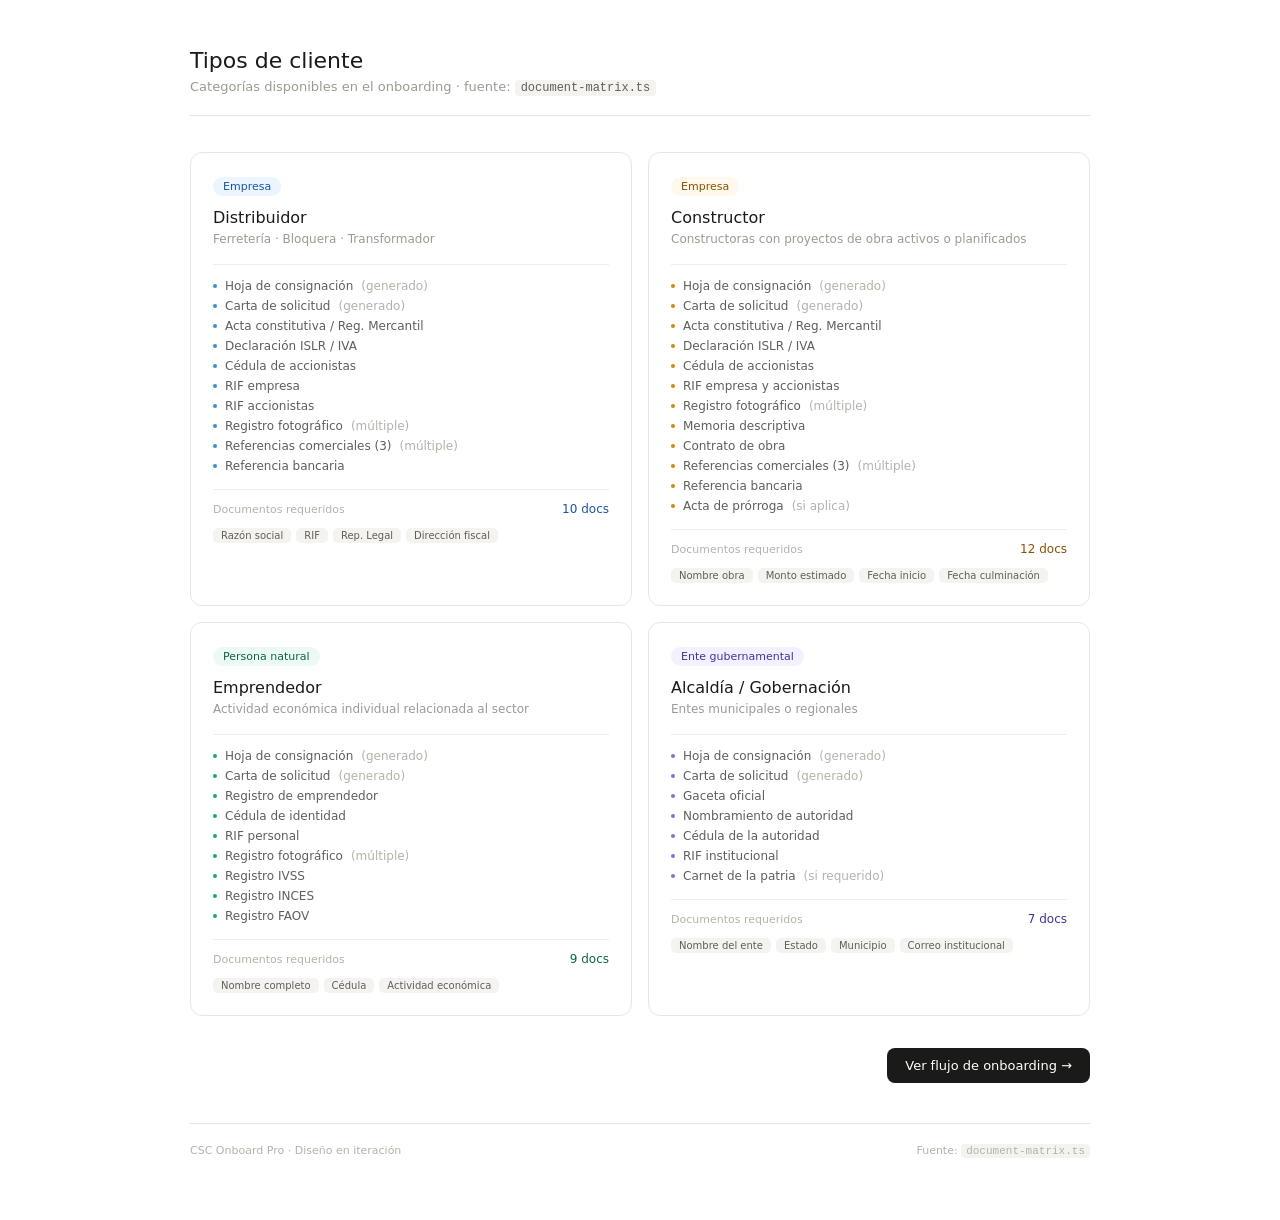
<file: docs/index.html>
<!DOCTYPE html>
<html lang="es">
<head>
  <meta charset="UTF-8" />
  <meta name="viewport" content="width=device-width, initial-scale=1.0" />
  <title>Tipos de Cliente — CSC Onboard Pro</title>
  <style>
    *, *::before, *::after { box-sizing: border-box; margin: 0; padding: 0; }

    body {
      font-family: -apple-system, BlinkMacSystemFont, "Segoe UI", system-ui, sans-serif;
      background: #ffffff;
      color: #1a1a18;
      min-height: 100vh;
      padding: 48px 24px 64px;
    }

    header {
      max-width: 900px;
      margin: 0 auto 36px;
      border-bottom: 1px solid #e8e6de;
      padding-bottom: 20px;
    }

    header h1 {
      font-size: 22px;
      font-weight: 500;
      color: #1a1a18;
      margin-bottom: 6px;
    }

    header p {
      font-size: 13px;
      color: #9c9a92;
    }

    header p code {
      background: #f4f3ef;
      padding: 1px 6px;
      border-radius: 4px;
      font-size: 12px;
      color: #5f5e5a;
    }

    .grid {
      display: grid;
      grid-template-columns: repeat(2, 1fr);
      gap: 16px;
      max-width: 900px;
      margin: 0 auto;
    }

    @media (max-width: 640px) {
      .grid { grid-template-columns: 1fr; }
    }

    .card {
      background: #ffffff;
      border: 1px solid #e8e6de;
      border-radius: 12px;
      padding: 22px;
      transition: border-color .15s, box-shadow .15s;
    }

    .card:hover {
      border-color: #c8c6be;
      box-shadow: 0 1px 8px rgba(0,0,0,0.06);
    }

    .badge {
      display: inline-block;
      font-size: 11px;
      font-weight: 500;
      padding: 3px 10px;
      border-radius: 999px;
      margin-bottom: 12px;
    }

    .card-title {
      font-size: 16px;
      font-weight: 500;
      color: #1a1a18;
      margin-bottom: 3px;
    }

    .card-sub {
      font-size: 12px;
      color: #9c9a92;
      margin-bottom: 16px;
      line-height: 1.5;
    }

    .divider {
      height: 1px;
      background: #f0ede8;
      margin-bottom: 14px;
    }

    .doc-list {
      display: flex;
      flex-direction: column;
      gap: 6px;
      margin-bottom: 16px;
    }

    .doc-item {
      display: flex;
      align-items: center;
      gap: 8px;
      font-size: 12px;
      color: #5f5e5a;
    }

    .doc-dot {
      width: 4px;
      height: 4px;
      border-radius: 50%;
      flex-shrink: 0;
    }

    .doc-item em {
      color: #b4b2a9;
      font-style: normal;
    }

    .count-row {
      display: flex;
      justify-content: space-between;
      align-items: center;
      margin-bottom: 12px;
      padding-top: 12px;
      border-top: 1px solid #f0ede8;
    }

    .count-label { font-size: 11px; color: #b4b2a9; }

    .tags { display: flex; flex-wrap: wrap; gap: 5px; }

    .tag {
      display: inline-block;
      font-size: 10px;
      font-weight: 500;
      padding: 2px 8px;
      border-radius: 5px;
      background: #f4f3ef;
      color: #5f5e5a;
    }

    /* Distribuidor — blue */
    .c1 .badge   { background: #EBF4FF; color: #1a56a0; }
    .c1 .doc-dot { background: #3b8dd4; }
    .c1 .count-val { color: #1a56a0; font-size: 12px; font-weight: 500; }

    /* Constructor — amber */
    .c2 .badge   { background: #FFF8EC; color: #8a5200; }
    .c2 .doc-dot { background: #c88a1a; }
    .c2 .count-val { color: #8a5200; font-size: 12px; font-weight: 500; }

    /* Emprendedor — green */
    .c3 .badge   { background: #EDFAF4; color: #0a6640; }
    .c3 .doc-dot { background: #1aaa70; }
    .c3 .count-val { color: #0a6640; font-size: 12px; font-weight: 500; }

    /* Alcaldía — purple */
    .c4 .badge   { background: #F3F0FF; color: #3d34a0; }
    .c4 .doc-dot { background: #7c72d8; }
    .c4 .count-val { color: #3d34a0; font-size: 12px; font-weight: 500; }

    footer {
      max-width: 900px;
      margin: 40px auto 0;
      padding-top: 20px;
      border-top: 1px solid #e8e6de;
      font-size: 11px;
      color: #b4b2a9;
      display: flex;
      justify-content: space-between;
    }

    footer code {
      background: #f4f3ef;
      padding: 1px 5px;
      border-radius: 4px;
      font-size: 11px;
    }
  </style>
</head>
<body>

  <header>
    <h1>Tipos de cliente</h1>
    <p>Categorías disponibles en el onboarding · fuente: <code>document-matrix.ts</code></p>
  </header>

  <div class="grid">

    <!-- Distribuidor -->
    <div class="card c1">
      <span class="badge">Empresa</span>
      <div class="card-title">Distribuidor</div>
      <div class="card-sub">Ferretería · Bloquera · Transformador</div>
      <div class="divider"></div>
      <div class="doc-list">
        <div class="doc-item"><span class="doc-dot"></span>Hoja de consignación <em>(generado)</em></div>
        <div class="doc-item"><span class="doc-dot"></span>Carta de solicitud <em>(generado)</em></div>
        <div class="doc-item"><span class="doc-dot"></span>Acta constitutiva / Reg. Mercantil</div>
        <div class="doc-item"><span class="doc-dot"></span>Declaración ISLR / IVA</div>
        <div class="doc-item"><span class="doc-dot"></span>Cédula de accionistas</div>
        <div class="doc-item"><span class="doc-dot"></span>RIF empresa</div>
        <div class="doc-item"><span class="doc-dot"></span>RIF accionistas</div>
        <div class="doc-item"><span class="doc-dot"></span>Registro fotográfico <em>(múltiple)</em></div>
        <div class="doc-item"><span class="doc-dot"></span>Referencias comerciales (3) <em>(múltiple)</em></div>
        <div class="doc-item"><span class="doc-dot"></span>Referencia bancaria</div>
      </div>
      <div class="count-row">
        <span class="count-label">Documentos requeridos</span>
        <span class="count-val">10 docs</span>
      </div>
      <div class="tags">
        <span class="tag">Razón social</span>
        <span class="tag">RIF</span>
        <span class="tag">Rep. Legal</span>
        <span class="tag">Dirección fiscal</span>
      </div>
    </div>

    <!-- Constructor -->
    <div class="card c2">
      <span class="badge">Empresa</span>
      <div class="card-title">Constructor</div>
      <div class="card-sub">Constructoras con proyectos de obra activos o planificados</div>
      <div class="divider"></div>
      <div class="doc-list">
        <div class="doc-item"><span class="doc-dot"></span>Hoja de consignación <em>(generado)</em></div>
        <div class="doc-item"><span class="doc-dot"></span>Carta de solicitud <em>(generado)</em></div>
        <div class="doc-item"><span class="doc-dot"></span>Acta constitutiva / Reg. Mercantil</div>
        <div class="doc-item"><span class="doc-dot"></span>Declaración ISLR / IVA</div>
        <div class="doc-item"><span class="doc-dot"></span>Cédula de accionistas</div>
        <div class="doc-item"><span class="doc-dot"></span>RIF empresa y accionistas</div>
        <div class="doc-item"><span class="doc-dot"></span>Registro fotográfico <em>(múltiple)</em></div>
        <div class="doc-item"><span class="doc-dot"></span>Memoria descriptiva</div>
        <div class="doc-item"><span class="doc-dot"></span>Contrato de obra</div>
        <div class="doc-item"><span class="doc-dot"></span>Referencias comerciales (3) <em>(múltiple)</em></div>
        <div class="doc-item"><span class="doc-dot"></span>Referencia bancaria</div>
        <div class="doc-item"><span class="doc-dot"></span>Acta de prórroga <em>(si aplica)</em></div>
      </div>
      <div class="count-row">
        <span class="count-label">Documentos requeridos</span>
        <span class="count-val">12 docs</span>
      </div>
      <div class="tags">
        <span class="tag">Nombre obra</span>
        <span class="tag">Monto estimado</span>
        <span class="tag">Fecha inicio</span>
        <span class="tag">Fecha culminación</span>
      </div>
    </div>

    <!-- Emprendedor -->
    <div class="card c3">
      <span class="badge">Persona natural</span>
      <div class="card-title">Emprendedor</div>
      <div class="card-sub">Actividad económica individual relacionada al sector</div>
      <div class="divider"></div>
      <div class="doc-list">
        <div class="doc-item"><span class="doc-dot"></span>Hoja de consignación <em>(generado)</em></div>
        <div class="doc-item"><span class="doc-dot"></span>Carta de solicitud <em>(generado)</em></div>
        <div class="doc-item"><span class="doc-dot"></span>Registro de emprendedor</div>
        <div class="doc-item"><span class="doc-dot"></span>Cédula de identidad</div>
        <div class="doc-item"><span class="doc-dot"></span>RIF personal</div>
        <div class="doc-item"><span class="doc-dot"></span>Registro fotográfico <em>(múltiple)</em></div>
        <div class="doc-item"><span class="doc-dot"></span>Registro IVSS</div>
        <div class="doc-item"><span class="doc-dot"></span>Registro INCES</div>
        <div class="doc-item"><span class="doc-dot"></span>Registro FAOV</div>
      </div>
      <div class="count-row">
        <span class="count-label">Documentos requeridos</span>
        <span class="count-val">9 docs</span>
      </div>
      <div class="tags">
        <span class="tag">Nombre completo</span>
        <span class="tag">Cédula</span>
        <span class="tag">Actividad económica</span>
      </div>
    </div>

    <!-- Alcaldía -->
    <div class="card c4">
      <span class="badge">Ente gubernamental</span>
      <div class="card-title">Alcaldía / Gobernación</div>
      <div class="card-sub">Entes municipales o regionales</div>
      <div class="divider"></div>
      <div class="doc-list">
        <div class="doc-item"><span class="doc-dot"></span>Hoja de consignación <em>(generado)</em></div>
        <div class="doc-item"><span class="doc-dot"></span>Carta de solicitud <em>(generado)</em></div>
        <div class="doc-item"><span class="doc-dot"></span>Gaceta oficial</div>
        <div class="doc-item"><span class="doc-dot"></span>Nombramiento de autoridad</div>
        <div class="doc-item"><span class="doc-dot"></span>Cédula de la autoridad</div>
        <div class="doc-item"><span class="doc-dot"></span>RIF institucional</div>
        <div class="doc-item"><span class="doc-dot"></span>Carnet de la patria <em>(si requerido)</em></div>
      </div>
      <div class="count-row">
        <span class="count-label">Documentos requeridos</span>
        <span class="count-val">7 docs</span>
      </div>
      <div class="tags">
        <span class="tag">Nombre del ente</span>
        <span class="tag">Estado</span>
        <span class="tag">Municipio</span>
        <span class="tag">Correo institucional</span>
      </div>
    </div>

  </div>

  <div style="max-width:900px;margin:32px auto 0;text-align:right"><a href="flow.html" style="display:inline-flex;align-items:center;gap:6px;font-size:13px;font-weight:500;color:#ffffff;background:#1a1a18;border-radius:8px;padding:10px 18px;text-decoration:none;transition:background .15s" onmouseover="this.style.background='#3a3a38'" onmouseout="this.style.background='#1a1a18'">Ver flujo de onboarding →</a></div>
  <footer>
    <span>CSC Onboard Pro · Diseño en iteración</span>
    <span>Fuente: <code>document-matrix.ts</code></span>
  </footer>

</body>
</html>
</file>
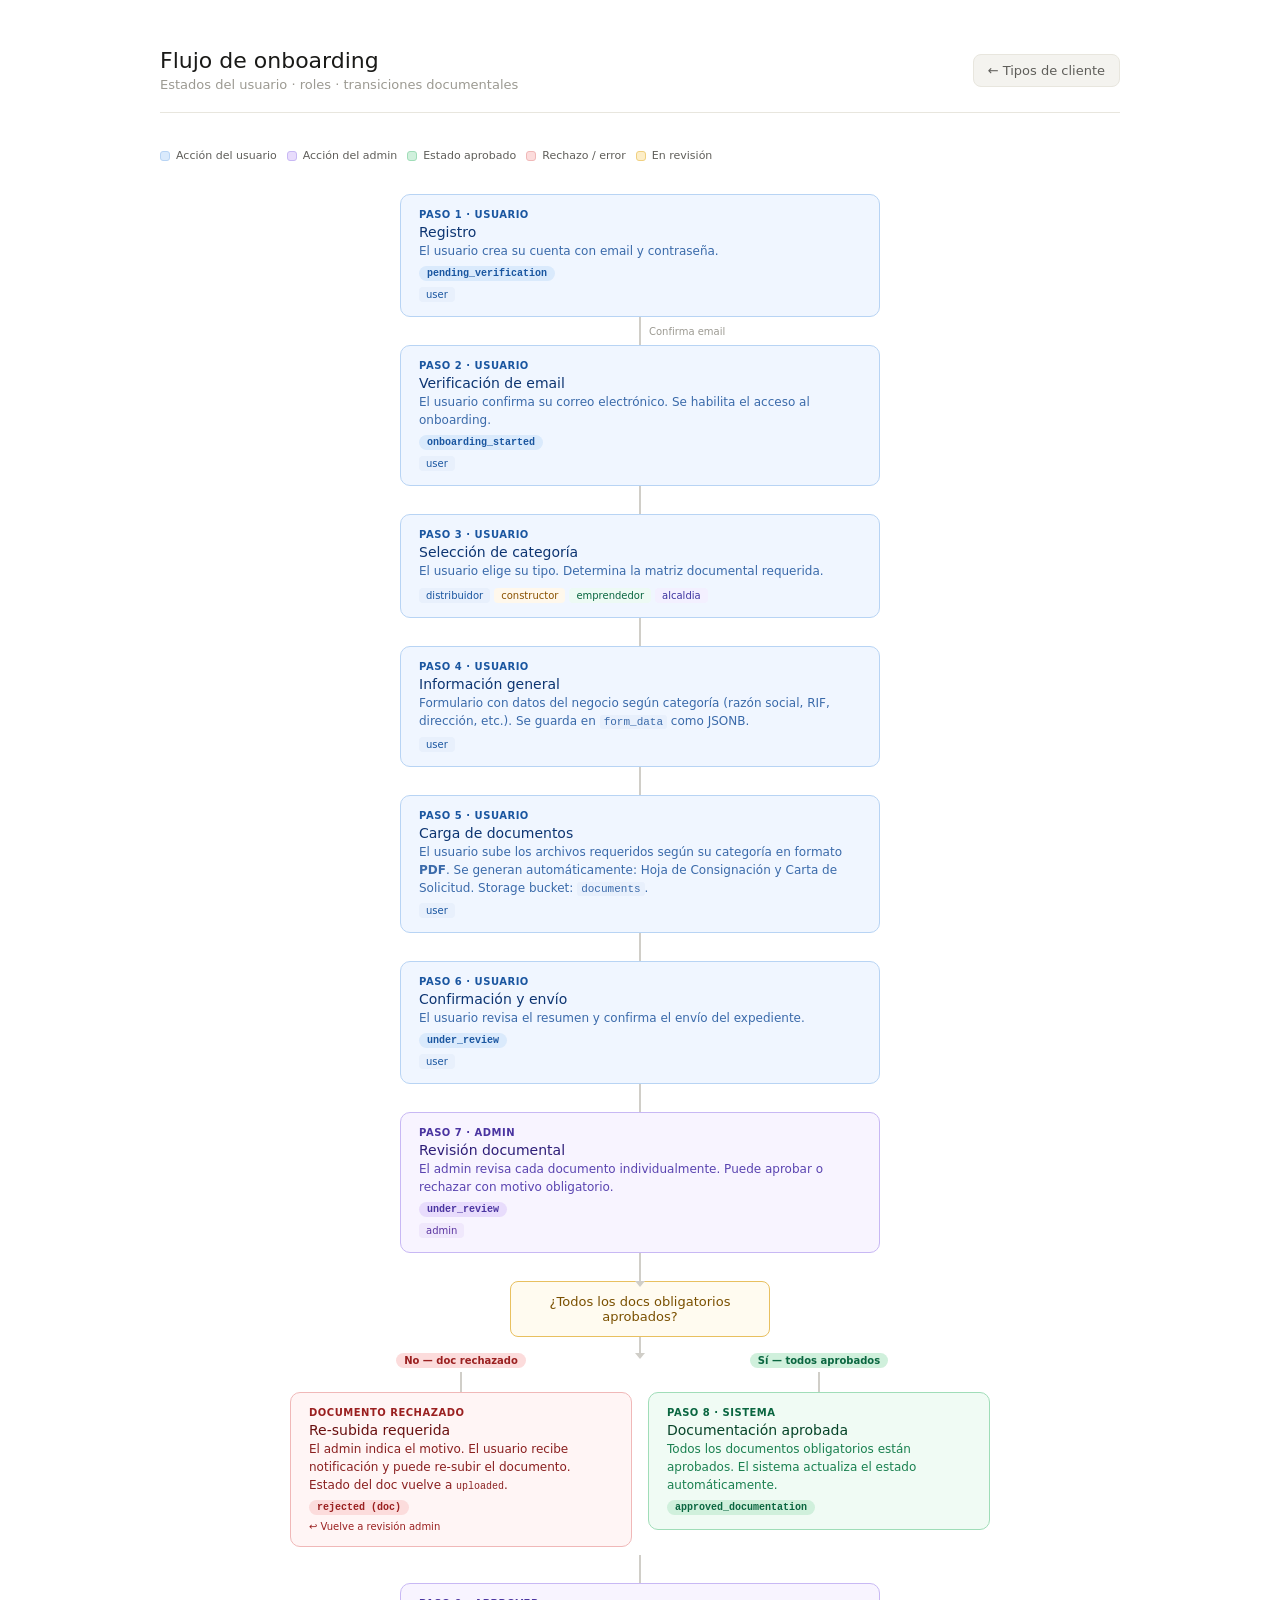
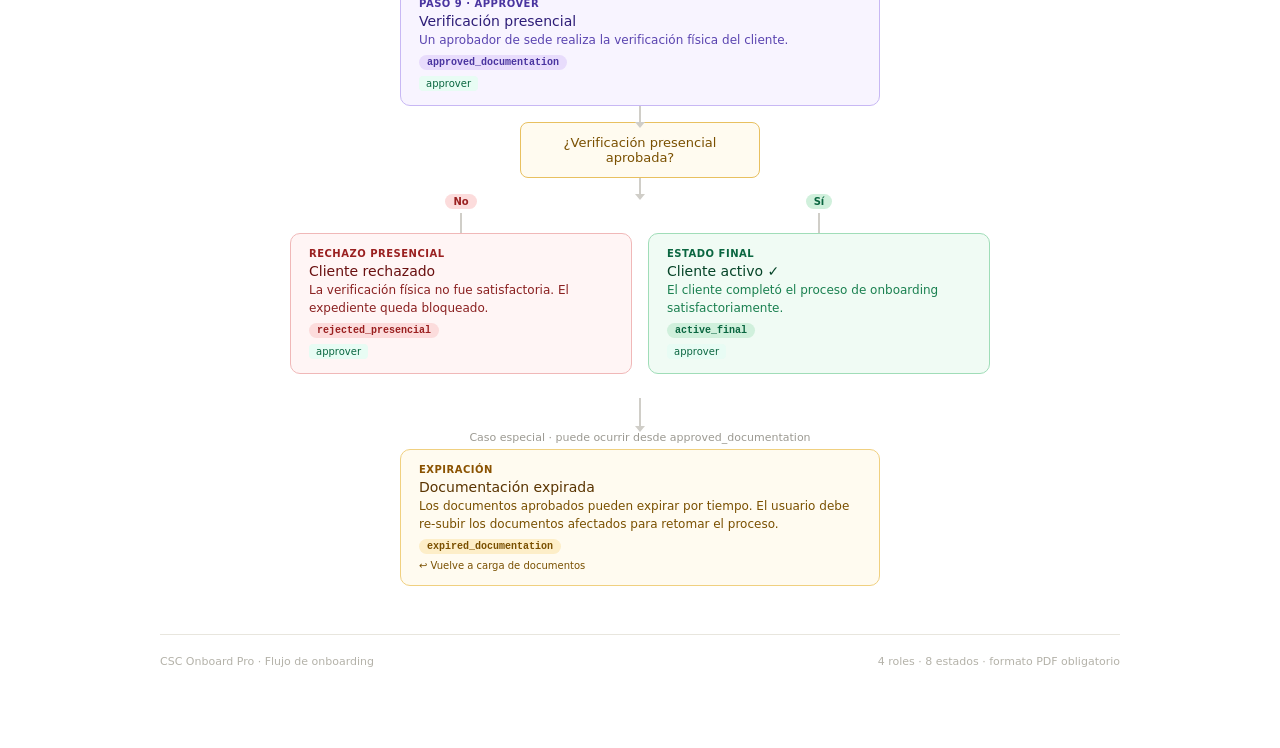
<file: docs/flow.html>
<!DOCTYPE html>
<html lang="es">
<head>
  <meta charset="UTF-8" />
  <meta name="viewport" content="width=device-width, initial-scale=1.0" />
  <title>Flujo de Onboarding — CSC Onboard Pro</title>
  <style>
    *, *::before, *::after { box-sizing: border-box; margin: 0; padding: 0; }

    body {
      font-family: -apple-system, BlinkMacSystemFont, "Segoe UI", system-ui, sans-serif;
      background: #ffffff;
      color: #1a1a18;
      min-height: 100vh;
      padding: 48px 24px 80px;
    }

    header {
      max-width: 960px;
      margin: 0 auto 36px;
      border-bottom: 1px solid #e8e6de;
      padding-bottom: 20px;
      display: flex;
      align-items: center;
      justify-content: space-between;
      gap: 16px;
      flex-wrap: wrap;
    }

    .header-left h1 { font-size: 22px; font-weight: 500; color: #1a1a18; margin-bottom: 4px; }
    .header-left p  { font-size: 13px; color: #9c9a92; }

    .btn-back {
      display: inline-flex;
      align-items: center;
      gap: 6px;
      font-size: 13px;
      font-weight: 500;
      color: #5f5e5a;
      background: #f4f3ef;
      border: 1px solid #e8e6de;
      border-radius: 8px;
      padding: 8px 14px;
      text-decoration: none;
      transition: background .15s, border-color .15s;
    }
    .btn-back:hover { background: #eceae4; border-color: #c8c6be; }

    /* Legend */
    .legend {
      max-width: 960px;
      margin: 0 auto 32px;
      display: flex;
      flex-wrap: wrap;
      gap: 10px;
    }
    .leg-item {
      display: flex;
      align-items: center;
      gap: 6px;
      font-size: 11px;
      color: #5f5e5a;
    }
    .leg-dot {
      width: 10px; height: 10px;
      border-radius: 3px;
      flex-shrink: 0;
    }

    /* Flow container */
    .flow {
      max-width: 960px;
      margin: 0 auto;
      display: flex;
      flex-direction: column;
      align-items: center;
      gap: 0;
    }

    /* Nodes */
    .node {
      width: 100%;
      max-width: 480px;
      border-radius: 10px;
      border: 1px solid;
      padding: 14px 18px;
      position: relative;
    }

    .node-label {
      font-size: 10px;
      font-weight: 600;
      letter-spacing: .05em;
      text-transform: uppercase;
      margin-bottom: 4px;
    }
    .node-title { font-size: 14px; font-weight: 500; margin-bottom: 2px; }
    .node-desc  { font-size: 12px; line-height: 1.5; }
    .node-status {
      display: inline-block;
      font-size: 10px;
      font-weight: 600;
      padding: 2px 8px;
      border-radius: 999px;
      margin-top: 6px;
      font-family: monospace;
    }

    /* Arrow */
    .arrow {
      width: 2px;
      height: 28px;
      background: #d0cec8;
      position: relative;
    }
    .arrow::after {
      content: '';
      position: absolute;
      bottom: -6px;
      left: 50%;
      transform: translateX(-50%);
      width: 0; height: 0;
      border-left: 5px solid transparent;
      border-right: 5px solid transparent;
      border-top: 6px solid #d0cec8;
    }
    .arrow-label {
      font-size: 10px;
      color: #9c9a92;
      position: absolute;
      left: 10px;
      top: 50%;
      transform: translateY(-50%);
      white-space: nowrap;
    }

    /* Decision diamond */
    .decision-wrap {
      width: 100%;
      max-width: 480px;
      display: flex;
      flex-direction: column;
      align-items: center;
    }
    .diamond {
      width: 160px;
      height: 60px;
      background: #fff8ec;
      border: 1.5px solid #e8c060;
      transform: rotate(0deg);
      border-radius: 6px;
      display: flex;
      align-items: center;
      justify-content: center;
      font-size: 12px;
      font-weight: 500;
      color: #7a5000;
      text-align: center;
      padding: 8px;
      clip-path: polygon(50% 0%, 100% 50%, 50% 100%, 0% 50%);
      width: 180px;
      height: 80px;
    }

    /* Branch row */
    .branch-row {
      width: 100%;
      max-width: 860px;
      display: grid;
      gap: 16px;
      margin: 0 auto;
    }
    .branch-row.two   { grid-template-columns: 1fr 1fr; }
    .branch-row.three { grid-template-columns: 1fr 1fr 1fr; }

    @media (max-width: 640px) {
      .branch-row.two, .branch-row.three { grid-template-columns: 1fr; }
    }

    .branch-arrow {
      display: flex;
      flex-direction: column;
      align-items: center;
      gap: 0;
    }
    .branch-tag {
      font-size: 10px;
      font-weight: 600;
      padding: 2px 8px;
      border-radius: 999px;
      margin-bottom: 4px;
    }

    /* Node color variants */
    /* default — gray */
    .n-gray  { background: #f8f7f4; border-color: #e8e6de; }
    .n-gray .node-label { color: #9c9a92; }
    .n-gray .node-title { color: #1a1a18; }
    .n-gray .node-desc  { color: #5f5e5a; }
    .n-gray .node-status { background: #eceae4; color: #5f5e5a; }

    /* blue — user action */
    .n-blue  { background: #f0f6ff; border-color: #b8d4f4; }
    .n-blue .node-label { color: #1a56a0; }
    .n-blue .node-title { color: #0d3572; }
    .n-blue .node-desc  { color: #3a6aaa; }
    .n-blue .node-status { background: #daeafc; color: #1a56a0; }

    /* amber — in progress */
    .n-amber { background: #fffbf0; border-color: #f0d080; }
    .n-amber .node-label { color: #8a5200; }
    .n-amber .node-title { color: #5a3400; }
    .n-amber .node-desc  { color: #7a5000; }
    .n-amber .node-status { background: #fdeec8; color: #7a5000; }

    /* green — success */
    .n-green { background: #f0fbf4; border-color: #a0ddb8; }
    .n-green .node-label { color: #0a6640; }
    .n-green .node-title { color: #064428; }
    .n-green .node-desc  { color: #1a8050; }
    .n-green .node-status { background: #d0f0dc; color: #0a6640; }

    /* red — rejected */
    .n-red   { background: #fff5f5; border-color: #f0b8b8; }
    .n-red .node-label { color: #9a2020; }
    .n-red .node-title { color: #6a1010; }
    .n-red .node-desc  { color: #8a2020; }
    .n-red .node-status { background: #fcdcdc; color: #9a2020; }

    /* purple — admin */
    .n-purple { background: #f8f4ff; border-color: #c8b8f4; }
    .n-purple .node-label { color: #4a34a0; }
    .n-purple .node-title { color: #2e1e78; }
    .n-purple .node-desc  { color: #5a44b0; }
    .n-purple .node-status { background: #e8dcfc; color: #4a34a0; }

    /* role badge */
    .role {
      display: inline-flex;
      align-items: center;
      gap: 4px;
      font-size: 10px;
      font-weight: 500;
      padding: 2px 7px;
      border-radius: 4px;
      margin-top: 6px;
      margin-right: 4px;
    }
    .role-user   { background: #e8f0fc; color: #1a56a0; }
    .role-admin  { background: #f0e8fc; color: #5a34a0; }
    .role-approver { background: #e8fcf4; color: #0a6640; }

    /* connector line between branch columns */
    .h-line {
      width: 100%;
      max-width: 860px;
      height: 1px;
      background: #d0cec8;
      margin: 0 auto;
    }

    .section-title {
      width: 100%;
      max-width: 480px;
      font-size: 11px;
      font-weight: 600;
      color: #9c9a92;
      text-transform: uppercase;
      letter-spacing: .06em;
      margin-bottom: 8px;
      text-align: center;
    }

    footer {
      max-width: 960px;
      margin: 48px auto 0;
      padding-top: 20px;
      border-top: 1px solid #e8e6de;
      font-size: 11px;
      color: #b4b2a9;
      display: flex;
      justify-content: space-between;
    }
  </style>
</head>
<body>

<header>
  <div class="header-left">
    <h1>Flujo de onboarding</h1>
    <p>Estados del usuario · roles · transiciones documentales</p>
  </div>
  <a href="index.html" class="btn-back">← Tipos de cliente</a>
</header>

<!-- Legend -->
<div class="legend">
  <div class="leg-item"><span class="leg-dot" style="background:#daeafc;border:1px solid #b8d4f4"></span> Acción del usuario</div>
  <div class="leg-item"><span class="leg-dot" style="background:#e8dcfc;border:1px solid #c8b8f4"></span> Acción del admin</div>
  <div class="leg-item"><span class="leg-dot" style="background:#d0f0dc;border:1px solid #a0ddb8"></span> Estado aprobado</div>
  <div class="leg-item"><span class="leg-dot" style="background:#fcdcdc;border:1px solid #f0b8b8"></span> Rechazo / error</div>
  <div class="leg-item"><span class="leg-dot" style="background:#fdeec8;border:1px solid #f0d080"></span> En revisión</div>
</div>

<div class="flow">

  <!-- 1. Registro -->
  <div class="node n-blue">
    <div class="node-label">Paso 1 · Usuario</div>
    <div class="node-title">Registro</div>
    <div class="node-desc">El usuario crea su cuenta con email y contraseña.</div>
    <div><span class="node-status">pending_verification</span></div>
    <div><span class="role role-user">user</span></div>
  </div>

  <div class="arrow" style="position:relative">
    <span class="arrow-label">Confirma email</span>
  </div>

  <!-- 2. Verificación email -->
  <div class="node n-blue">
    <div class="node-label">Paso 2 · Usuario</div>
    <div class="node-title">Verificación de email</div>
    <div class="node-desc">El usuario confirma su correo electrónico. Se habilita el acceso al onboarding.</div>
    <div><span class="node-status">onboarding_started</span></div>
    <div><span class="role role-user">user</span></div>
  </div>

  <div class="arrow"></div>

  <!-- 3. Selección de categoría -->
  <div class="node n-blue">
    <div class="node-label">Paso 3 · Usuario</div>
    <div class="node-title">Selección de categoría</div>
    <div class="node-desc">El usuario elige su tipo. Determina la matriz documental requerida.</div>
    <div style="display:flex;flex-wrap:wrap;gap:4px;margin-top:8px">
      <span style="font-size:10px;background:#e8f0fc;color:#1a56a0;padding:2px 7px;border-radius:4px;font-weight:500">distribuidor</span>
      <span style="font-size:10px;background:#fff8ec;color:#8a5200;padding:2px 7px;border-radius:4px;font-weight:500">constructor</span>
      <span style="font-size:10px;background:#edfaf4;color:#0a6640;padding:2px 7px;border-radius:4px;font-weight:500">emprendedor</span>
      <span style="font-size:10px;background:#f3f0ff;color:#3d34a0;padding:2px 7px;border-radius:4px;font-weight:500">alcaldia</span>
    </div>
  </div>

  <div class="arrow"></div>

  <!-- 4. Información general -->
  <div class="node n-blue">
    <div class="node-label">Paso 4 · Usuario</div>
    <div class="node-title">Información general</div>
    <div class="node-desc">Formulario con datos del negocio según categoría (razón social, RIF, dirección, etc.). Se guarda en <code style="font-size:11px;background:#e8f0fc;padding:1px 4px;border-radius:3px">form_data</code> como JSONB.</div>
    <div><span class="role role-user">user</span></div>
  </div>

  <div class="arrow"></div>

  <!-- 5. Documentación -->
  <div class="node n-blue">
    <div class="node-label">Paso 5 · Usuario</div>
    <div class="node-title">Carga de documentos</div>
    <div class="node-desc">El usuario sube los archivos requeridos según su categoría en formato <strong>PDF</strong>. Se generan automáticamente: Hoja de Consignación y Carta de Solicitud. Storage bucket: <code style="font-size:11px;background:#e8f0fc;padding:1px 4px;border-radius:3px">documents</code>.</div>
    <div><span class="role role-user">user</span></div>
  </div>

  <div class="arrow"></div>

  <!-- 6. Confirmación -->
  <div class="node n-blue">
    <div class="node-label">Paso 6 · Usuario</div>
    <div class="node-title">Confirmación y envío</div>
    <div class="node-desc">El usuario revisa el resumen y confirma el envío del expediente.</div>
    <div><span class="node-status">under_review</span></div>
    <div><span class="role role-user">user</span></div>
  </div>

  <div class="arrow"></div>

  <!-- 7. Revisión Admin -->
  <div class="node n-purple">
    <div class="node-label">Paso 7 · Admin</div>
    <div class="node-title">Revisión documental</div>
    <div class="node-desc">El admin revisa cada documento individualmente. Puede aprobar o rechazar con motivo obligatorio.</div>
    <div><span class="node-status">under_review</span></div>
    <div><span class="role role-admin">admin</span></div>
  </div>

  <div class="arrow"></div>

  <!-- Decision: doc aprobado? -->
  <div style="width:100%;max-width:860px;display:flex;flex-direction:column;align-items:center">
    <div style="background:#fffbf0;border:1.5px solid #e8c060;border-radius:8px;padding:12px 20px;font-size:13px;font-weight:500;color:#7a5000;text-align:center;width:260px">
      ¿Todos los docs obligatorios aprobados?
    </div>
  </div>

  <div class="arrow" style="height:16px"></div>

  <!-- Branch: aprobado vs rechazado -->
  <div class="branch-row two" style="max-width:700px;margin:0 auto;width:100%">

    <!-- Rechazado -->
    <div class="branch-arrow">
      <span class="branch-tag" style="background:#fcdcdc;color:#9a2020">No — doc rechazado</span>
      <div class="arrow" style="height:20px"></div>
      <div class="node n-red" style="max-width:100%">
        <div class="node-label">Documento rechazado</div>
        <div class="node-title">Re-subida requerida</div>
        <div class="node-desc">El admin indica el motivo. El usuario recibe notificación y puede re-subir el documento. Estado del doc vuelve a <code style="font-size:10px">uploaded</code>.</div>
        <div><span class="node-status">rejected (doc)</span></div>
        <div style="margin-top:6px;font-size:10px;color:#9a2020">↩ Vuelve a revisión admin</div>
      </div>
    </div>

    <!-- Aprobado -->
    <div class="branch-arrow">
      <span class="branch-tag" style="background:#d0f0dc;color:#0a6640">Sí — todos aprobados</span>
      <div class="arrow" style="height:20px"></div>
      <div class="node n-green" style="max-width:100%">
        <div class="node-label">Paso 8 · Sistema</div>
        <div class="node-title">Documentación aprobada</div>
        <div class="node-desc">Todos los documentos obligatorios están aprobados. El sistema actualiza el estado automáticamente.</div>
        <div><span class="node-status">approved_documentation</span></div>
      </div>
    </div>

  </div>

  <div class="arrow" style="margin-top:8px"></div>

  <!-- 8. Verificación presencial -->
  <div class="node n-purple">
    <div class="node-label">Paso 9 · Approver</div>
    <div class="node-title">Verificación presencial</div>
    <div class="node-desc">Un aprobador de sede realiza la verificación física del cliente.</div>
    <div><span class="node-status">approved_documentation</span></div>
    <div><span class="role role-approver">approver</span></div>
  </div>

  <div class="arrow" style="height:16px"></div>

  <!-- Decision: verificación presencial -->
  <div style="width:100%;max-width:860px;display:flex;flex-direction:column;align-items:center">
    <div style="background:#fffbf0;border:1.5px solid #e8c060;border-radius:8px;padding:12px 20px;font-size:13px;font-weight:500;color:#7a5000;text-align:center;width:240px">
      ¿Verificación presencial aprobada?
    </div>
  </div>

  <div class="arrow" style="height:16px"></div>

  <!-- Branch final -->
  <div class="branch-row two" style="max-width:700px;margin:0 auto;width:100%">

    <!-- Rechazado presencial -->
    <div class="branch-arrow">
      <span class="branch-tag" style="background:#fcdcdc;color:#9a2020">No</span>
      <div class="arrow" style="height:20px"></div>
      <div class="node n-red" style="max-width:100%">
        <div class="node-label">Rechazo presencial</div>
        <div class="node-title">Cliente rechazado</div>
        <div class="node-desc">La verificación física no fue satisfactoria. El expediente queda bloqueado.</div>
        <div><span class="node-status">rejected_presencial</span></div>
        <div><span class="role role-approver">approver</span></div>
      </div>
    </div>

    <!-- Activo final -->
    <div class="branch-arrow">
      <span class="branch-tag" style="background:#d0f0dc;color:#0a6640">Sí</span>
      <div class="arrow" style="height:20px"></div>
      <div class="node n-green" style="max-width:100%">
        <div class="node-label">Estado final</div>
        <div class="node-title">Cliente activo ✓</div>
        <div class="node-desc">El cliente completó el proceso de onboarding satisfactoriamente.</div>
        <div><span class="node-status">active_final</span></div>
        <div><span class="role role-approver">approver</span></div>
      </div>
    </div>

  </div>

  <!-- Expiración -->
  <div class="arrow" style="margin-top:24px"></div>
  <div style="width:100%;max-width:480px;text-align:center;margin-bottom:4px">
    <span style="font-size:11px;color:#9c9a92;font-weight:500">Caso especial · puede ocurrir desde approved_documentation</span>
  </div>
  <div class="node n-amber" style="max-width:480px">
    <div class="node-label">Expiración</div>
    <div class="node-title">Documentación expirada</div>
    <div class="node-desc">Los documentos aprobados pueden expirar por tiempo. El usuario debe re-subir los documentos afectados para retomar el proceso.</div>
    <div><span class="node-status">expired_documentation</span></div>
    <div style="margin-top:6px;font-size:10px;color:#7a5000">↩ Vuelve a carga de documentos</div>
  </div>

</div>

<footer>
  <span>CSC Onboard Pro · Flujo de onboarding</span>
  <span>4 roles · 8 estados · formato PDF obligatorio</span>
</footer>

</body>
</html>
</file>
